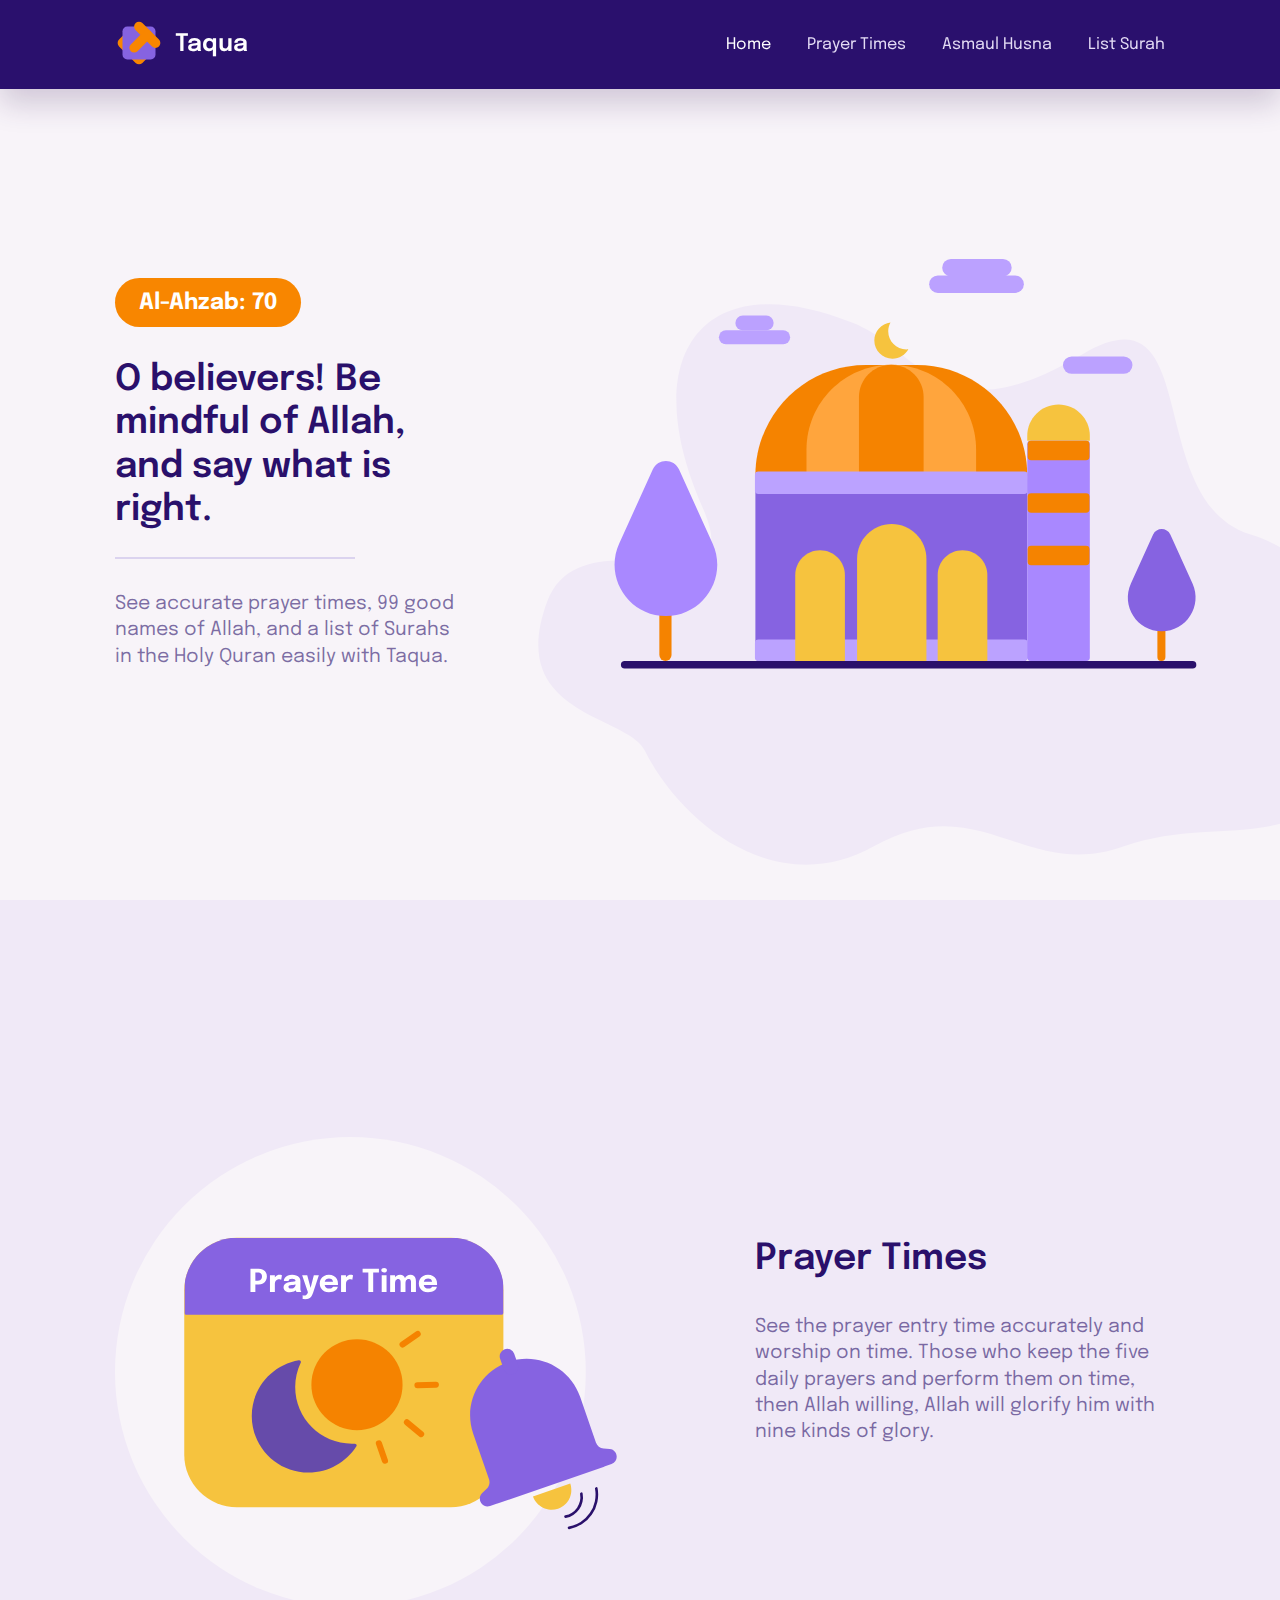
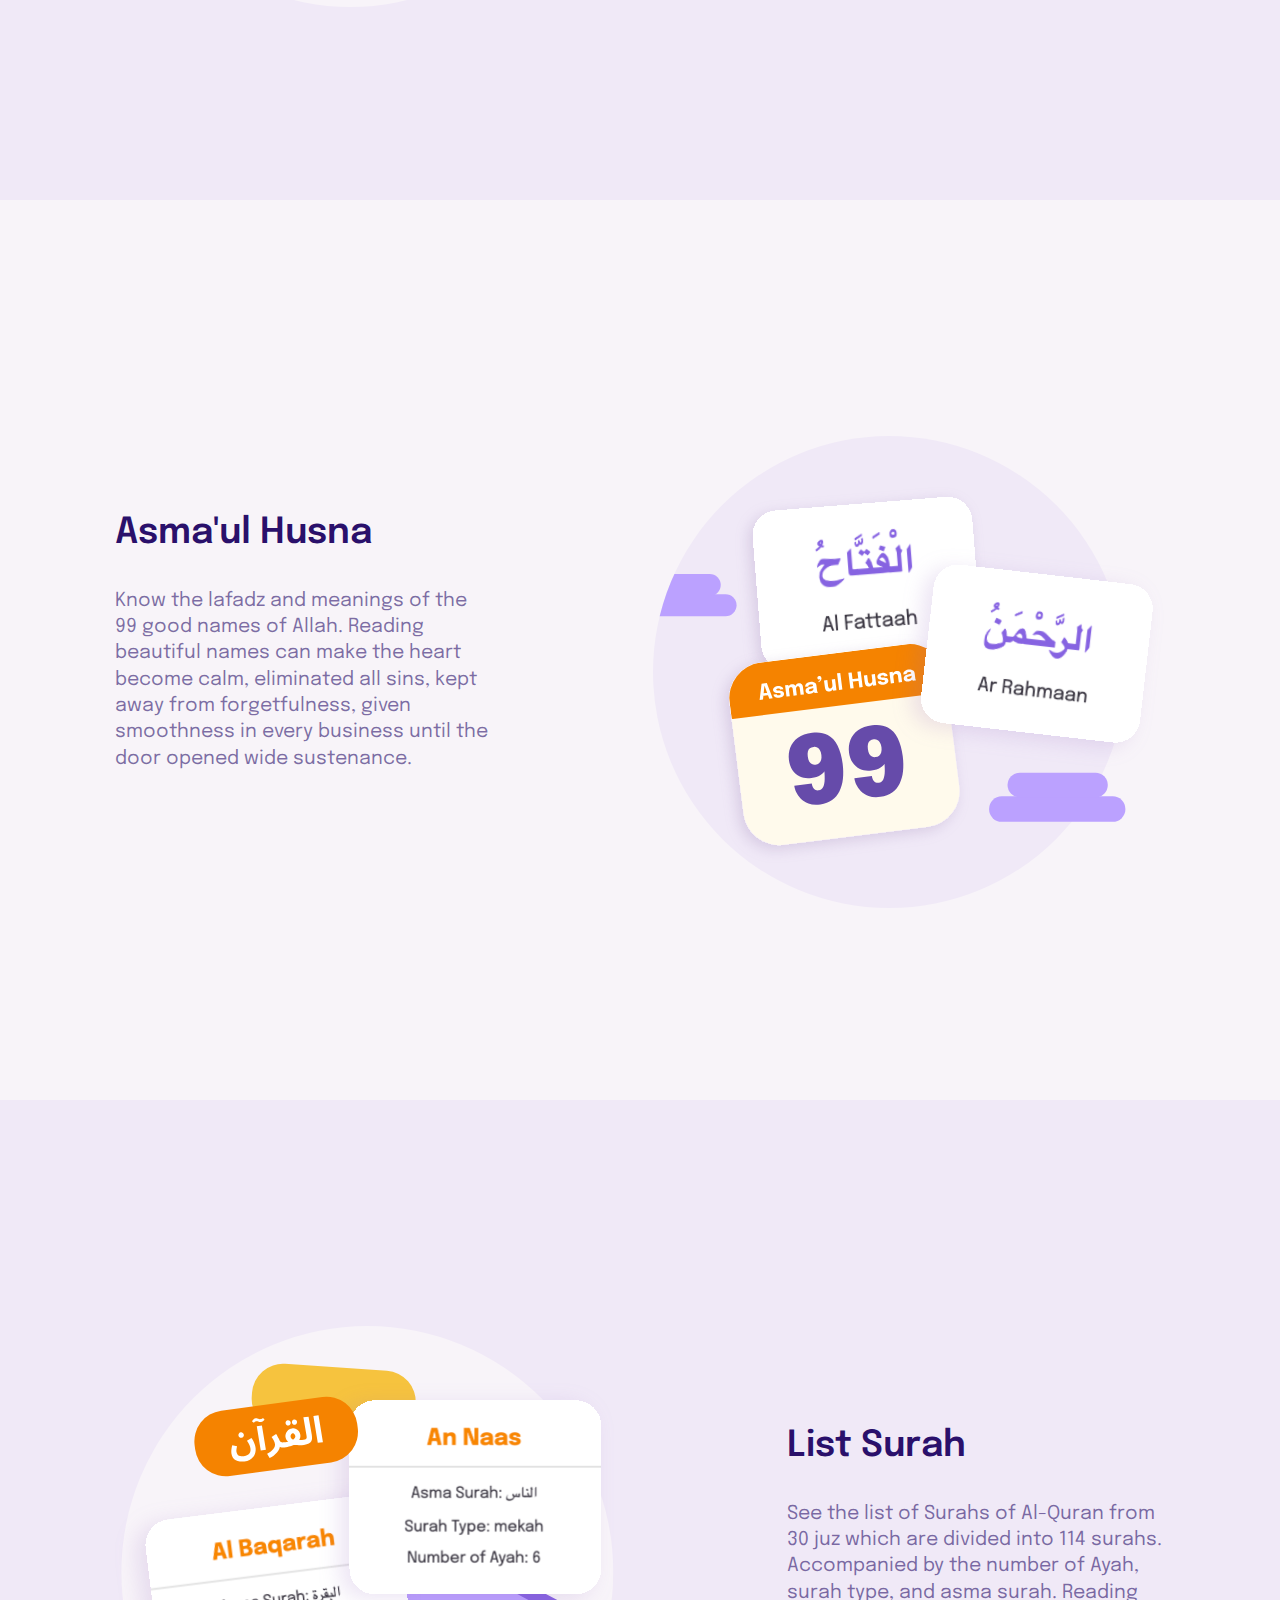
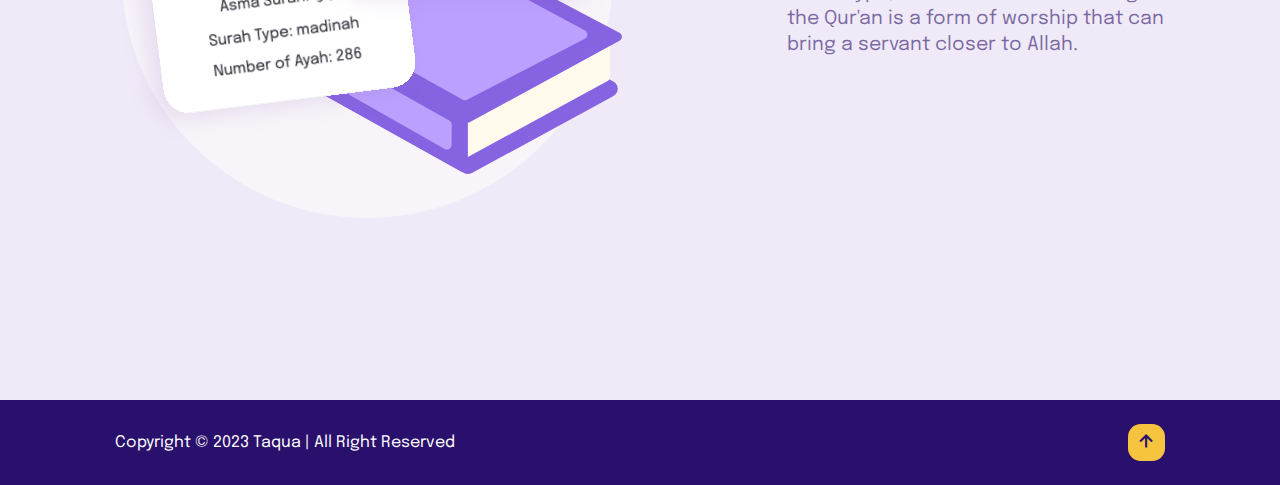
<file: index.html>
<!DOCTYPE html>
<html lang="en">
<head>
    <meta charset="UTF-8">
    <meta name="viewport" content="width=device-width, initial-scale=1.0">
    <link rel="stylesheet" href="css/myStyle.css">
    <link rel="shortcut icon" href="images/logo.svg" type="image/x-icon">

    <!-- boxicon -->
    <link href='https://unpkg.com/boxicons@2.1.4/css/boxicons.min.css' rel='stylesheet'>

    <title>Taqua</title>
</head>
<body>
    <header class="header">
        <div class="logo">
            <img src="images/logo.svg" class="logo-img">
            <a href="#home-section" class="logo-text">Taqua </a>
        </div>
        <i class='bx bx-menu'id="menu-icon"></i>
        <nav class="navbar">
            <a href="index.html"><span>Home</span></a>
            <a href="jadwal-shalat.html">Prayer Times</a>
            <a href="asmaul-husna.html">Asmaul Husna</a>
            <a href="list-surah.html">List Surah</a>
        </nav>
    </header>
    
    <section id="home-section">
        <div class="home-content">
            <div class="dalil-home">
                <h2 class="h2-dalil">Al-Ahzab: 70</h2>
            </div>
            <h1 class="h1-dash">O believers! Be mindful of Allah, and say what is right.</h1>
            <hr class="hr-dash">
            <p class="p-dash">See accurate prayer times, 99 good names of Allah, and a list of Surahs in the Holy Quran easily with Taqua.</p>
        </div>
        <div class="home-img">
            <img src="images/img-dash.svg" alt="Taqua" class="img-full">
            <img src="images/img-dash-mobile.svg" alt="Taqua" class="img-mobile">
        </div>
    </section>

    <section id="jadwal-dash">
        <div class="jadwal-img">
            <img src="images/img-jadwal.svg" alt="Prayer Times">
        </div>

        <div class="jadwal-content">
            <h1 class="h1-dash">Prayer Times</h1>
            <p class="p-dash">See the prayer entry time accurately and worship on time. Those who keep the five daily prayers and perform them on time, then Allah willing, Allah will glorify him with nine kinds of glory.</p>
        </div>
    </section>
    
    <section id="asmaul-dash">
        <div class="asmaul-content">
            <h1 class="h1-dash">Asma'ul Husna</h1>
            <p class="p-dash">Know the lafadz and meanings of the 99 good names of Allah. Reading beautiful names can make the heart become calm, eliminated all sins, kept away from forgetfulness, given smoothness in every business until the door opened wide sustenance.</p>
        </div>
        <div class="asmaul-img">
            <img src="images/img-asmaul.svg" alt="Asma'ul Husna">
        </div>
    </section>
    
    <section id="surah-dash">
        <div class="surah-img">
            <img src="images/img-surah.svg" alt="Asma'ul Husna">
        </div>
        <div class="surah-content">
            <h1 class="h1-dash">List Surah</h1>
            <p class="p-dash">See the list of Surahs of Al-Quran from 30 juz which are divided into 114 surahs. Accompanied by the number of Ayah, surah type, and asma surah. Reading the Qur'an is a form of worship that can bring a servant closer to Allah.</p>
        </div>
    </section>

    <footer class="footer" >
        <div class="footer-text">
            <p>Copyright &copy; 2023 Taqua | All Right Reserved</p>
        </div>
        <div class="footer-iconTop">
            <a href="#home-section"><i class='bx bx-up-arrow-alt'></i></a>
        </div>
    
    </footer>

    <script>
        let menuIcon = document.querySelector('#menu-icon')
        let navbar = document.querySelector('.navbar')

        menuIcon.onclick = () => {
            menuIcon.classList.toggle('bx-x')
            navbar.classList.toggle('active')
        }

        window.onscroll = () => {
            menuIcon.classList.remove('bx-x')
            navbar.classList.remove('active')
        }
    </script>

</body>
</html>
</file>
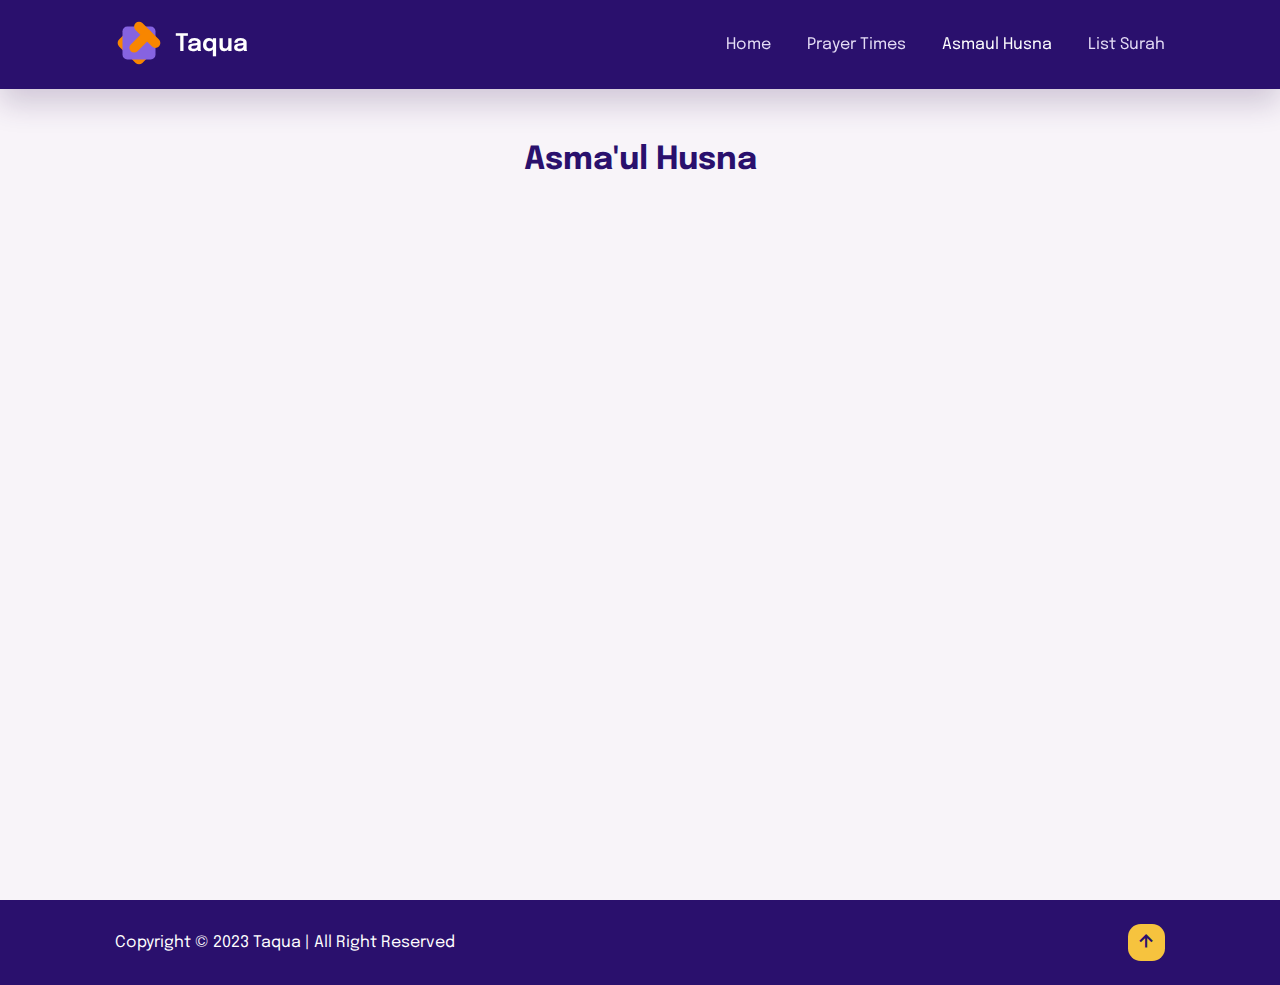
<file: asmaul-husna.html>
<!DOCTYPE html>
<html lang="en">
<head>
    <meta charset="UTF-8">
    <meta name="viewport" content="width=device-width, initial-scale=1.0">
    <link rel="stylesheet" href="css/myStyle.css">
    <link rel="shortcut icon" href="images/logo.svg" type="image/x-icon">

    <!-- boxicon -->
    <link href='https://unpkg.com/boxicons@2.1.4/css/boxicons.min.css' rel='stylesheet'>

    <title>Asmaul Husna</title>
</head>
<body>
    <header class="header">
        <div class="logo">
            <img src="images/logo.svg" class="logo-img">
            <a href="index.html" class="logo-text">Taqua</a>
        </div>
        <i class='bx bx-menu'id="menu-icon"></i>
        <nav class="navbar">
            <a href="index.html">Home</a>
            <a href="jadwal-shalat.html">Prayer Times</a>
            <a href="asmaul-husna.html"><span>Asmaul Husna</span></a>
            <a href="list-surah.html">List Surah</a>
        </nav>
    </header>
    <section id="section-asma">
        <h1>Asma'ul Husna</h1>
        <div id="result-asma"></div>
    </section>

    <footer class="footer" >
        <div class="footer-text">
            <p>Copyright &copy; 2023 Taqua | All Right Reserved</p>
        </div>
        <div class="footer-iconTop">
            <a href="#section-asma"><i class='bx bx-up-arrow-alt'></i></a>
        </div>
    
    </footer>

    <script>
        // asmaul husna
window.onload = function () {
    getDataAsma();
}

const asmaApi = `https://api.aladhan.com/v1/asmaAlHusna`
function getDataAsma() {
    fetch(asmaApi)
    .then(function (response) {
        //error dari server
        if (!response.ok) {
            throw new Error('Waduh! Gagal ambil data nih 🙀');
        }
        return response.json();
    })
    .then(function(asma) {
        displayDataAsma(asma);
    })
    .catch(function(error) {
        console.log('Terjadi kesalahan', error);
    })
}

function displayDataAsma(asma) {
    var resultDiv = document.getElementById("result-asma");
    resultDiv.innerHTML = '';

    asma.data.forEach(function(asmaa) {

        var asmaulDiv = document.createElement('div');
        asmaulDiv.className = 'container-asmaul';

        var asmaDiv = document.createElement('div');
        asmaDiv.classList.add('asma');
        asmaDiv.className = 'container-asma';

        var namaAsmaul = document.createElement('h1');
        namaAsmaul.textContent = asmaa.name; 
        namaAsmaul.className = 'namaAsmaul'
        
        var transAsmaul = document.createElement('p');
        transAsmaul.textContent = asmaa.transliteration; 
        transAsmaul.className = 'transAsmaul'

        
        asmaDiv.appendChild(namaAsmaul);
        asmaDiv.appendChild(transAsmaul);
        resultDiv.appendChild(asmaDiv);
    })
}

//menu-icon
        let menuIcon = document.querySelector('#menu-icon')
        let navbar = document.querySelector('.navbar')

        menuIcon.onclick = () => {
            menuIcon.classList.toggle('bx-x')
            navbar.classList.toggle('active')
        }

        window.onscroll = () => {
            menuIcon.classList.remove('bx-x')
            navbar.classList.remove('active')
        }
        
    </script>
    
</body>
</html>
</file>
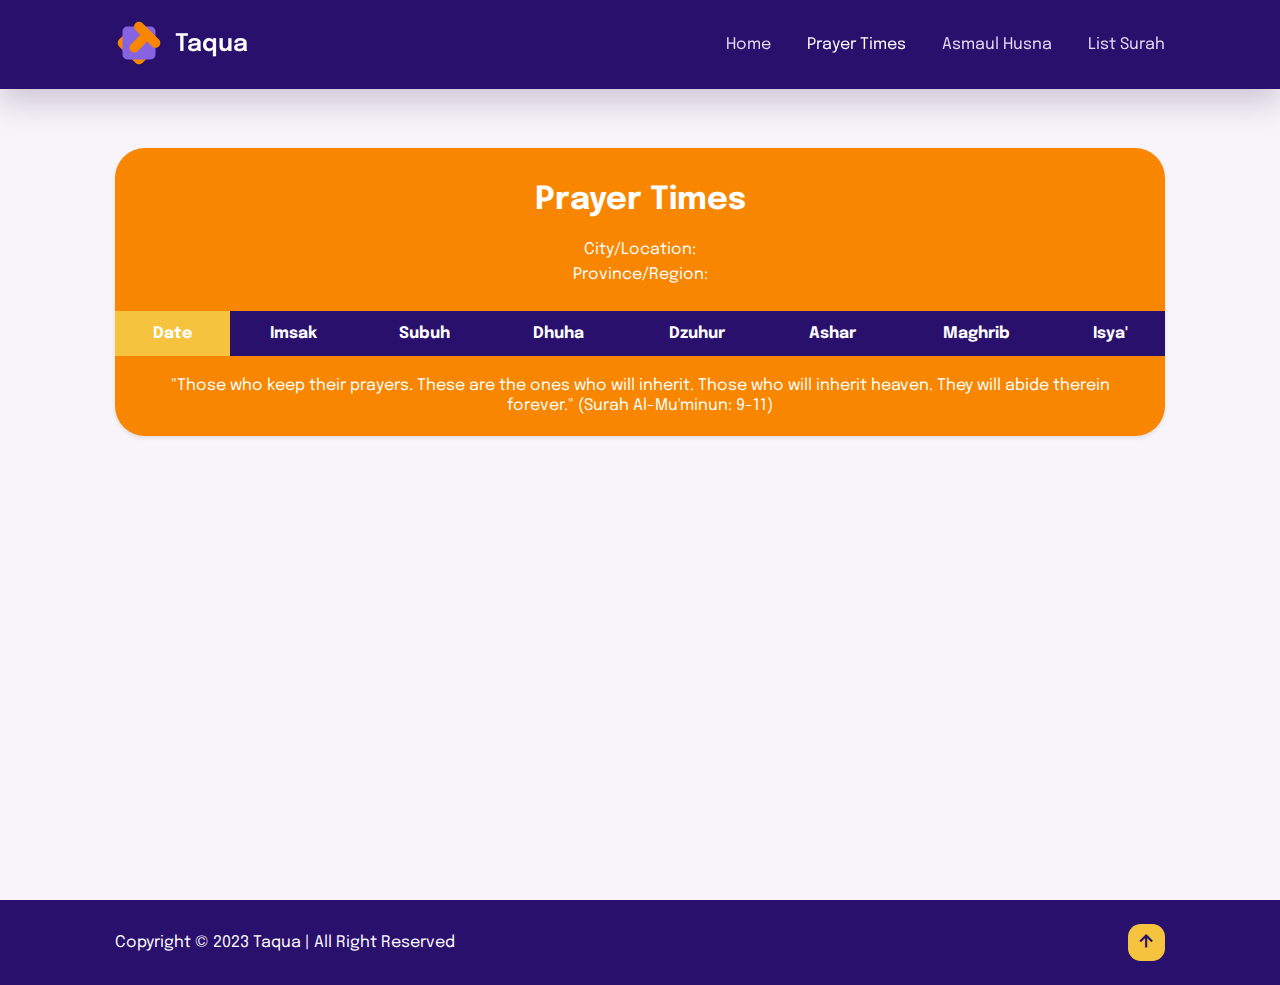
<file: jadwal-shalat.html>
<!DOCTYPE html>
<html lang="en">
<head>
    <meta charset="UTF-8">
    <meta name="viewport" content="width=device-width, initial-scale=1.0">
    <link rel="stylesheet" href="css/myStyle.css">
    <link rel="shortcut icon" href="images/logo.svg" type="image/x-icon">

    <!-- boxicon -->
    <link href='https://unpkg.com/boxicons@2.1.4/css/boxicons.min.css' rel='stylesheet'>

    <title>Jadwal Shalat</title>
</head>
<body>
    <header class="header">
        <div class="logo">
            <img src="images/logo.svg" class="logo-img">
            <a href="index.html" class="logo-text">Taqua </a>
        </div>
        <i class='bx bx-menu'id="menu-icon"></i>
        <nav class="navbar">
            <a href="index.html">Home</a>
            <a href="index.html"><span>Prayer Times</span></a>
            <a href="asmaul-husna.html">Asmaul Husna</a>
            <a href="list-surah.html">List Surah</a>
        </nav>
    </header>
    <section id="section-shalat">
        <div class="container-shalat">
            <div class="card">
                <div class="card-header">
                    <h3>Prayer Times</h3>
                    <p class="pjadwal">City/Location: <strong id="city"></strong></p>
                    <p class="pjadwal">Province/Region: <strong id="prov"></strong></p>
                </div>
                <div class="card-body">
                    <div class="table-responsive">
                        <table class="table">
                            <thead class="table-primary">
                                <tr>
                                    <th>Date</th>
                                    <th>Imsak</th>
                                    <th>Subuh</th>
                                    <th>Dhuha</th>
                                    <th>Dzuhur</th>
                                    <th>Ashar</th>
                                    <th>Maghrib</th>
                                    <th>Isya'</th>
                                </tr>
                            </thead>
                            <tbody id="list-jadwal">

                            </tbody>
                        </table>
                    </div>
                </div>
                <div class="card-footer">
                    <p>"Those who keep their prayers. These are the ones who will inherit. Those who will inherit heaven. They will abide therein forever."

                        (Surah Al-Mu'minun: 9-11)</p>
                </div>
            </div>
        </div>
    </section>

    <footer class="footer" >
        <div class="footer-text">
            <p>Copyright &copy; 2023 Taqua | All Right Reserved</p>
        </div>
        <div class="footer-iconTop">
            <a href="#section-shalat"><i class='bx bx-up-arrow-alt'></i></a>
        </div>
    
    </footer>

    <script>
        const city = 1222;
        const date = new Date();
        const dd = String(date.getDate()).padStart(2, '0');
        const mm = String(date.getMonth() + 1).padStart(2, '0');
        const yyyy = date.getFullYear();
        const now = yyyy + '-' + mm + '-' + dd;
        
        const jadwalApi = `https://api.myquran.com/v2/sholat/jadwal/${city}/${yyyy}/${mm}`;

        fetch(jadwalApi)
        .then(function(response){
            if (!response.ok){
                throw new Error("Ada yang salah nih!");
            } return response.json();
        })
        .then((data) => {
            const jadwal = data.data;
            const list = jadwal.jadwal;
            const listJadwal = document.getElementById("list-jadwal");
            const kota = document.getElementById("city");
            const prov = document.getElementById("prov");

            kota.innerHTML = jadwal.lokasi;
            prov.innerHTML = jadwal.daerah;

            list.forEach((el) => {
                const tr = document.createElement('tr');
                if(el.date === now){
                    tr.classList.add('table-primary')
                }

                //tanggal
                const dd = document.createElement('td');
                dd.innerText = el.tanggal;
                
                //imsak
                const imsak = document.createElement('td');
                imsak.innerText = el.imsak;
                
                //subuh
                const subuh = document.createElement('td');
                subuh.innerText = el.subuh;
                
                //dhuha
                const dhuha = document.createElement('td');
                dhuha.innerText = el.dhuha;
                
                //dzuhur
                const dzuhur = document.createElement('td');
                dzuhur.innerText = el.dzuhur;
                
                //ashar
                const ashar = document.createElement('td');
                ashar.innerText = el.ashar;
                
                //maghrib
                const maghrib = document.createElement('td');
                maghrib.innerText = el.maghrib;
                
                //isya
                const isya = document.createElement('td');
                isya.innerText = el.isya;

                listJadwal.appendChild(tr);
                tr.appendChild(dd);
                tr.appendChild(imsak);
                tr.appendChild(subuh);
                tr.appendChild(dhuha);
                tr.appendChild(dzuhur);
                tr.appendChild(ashar);
                tr.appendChild(maghrib);
                tr.appendChild(isya);
            })
        })

        //menu-icon
        let menuIcon = document.querySelector('#menu-icon')
        let navbar = document.querySelector('.navbar')

        menuIcon.onclick = () => {
            menuIcon.classList.toggle('bx-x')
            navbar.classList.toggle('active')
        }

        window.onscroll = () => {
            menuIcon.classList.remove('bx-x')
            navbar.classList.remove('active')
        }
    </script>
    
</body>
</html>

<!-- 
    max: 1200px
         911px
         768px
         617px -->
</file>
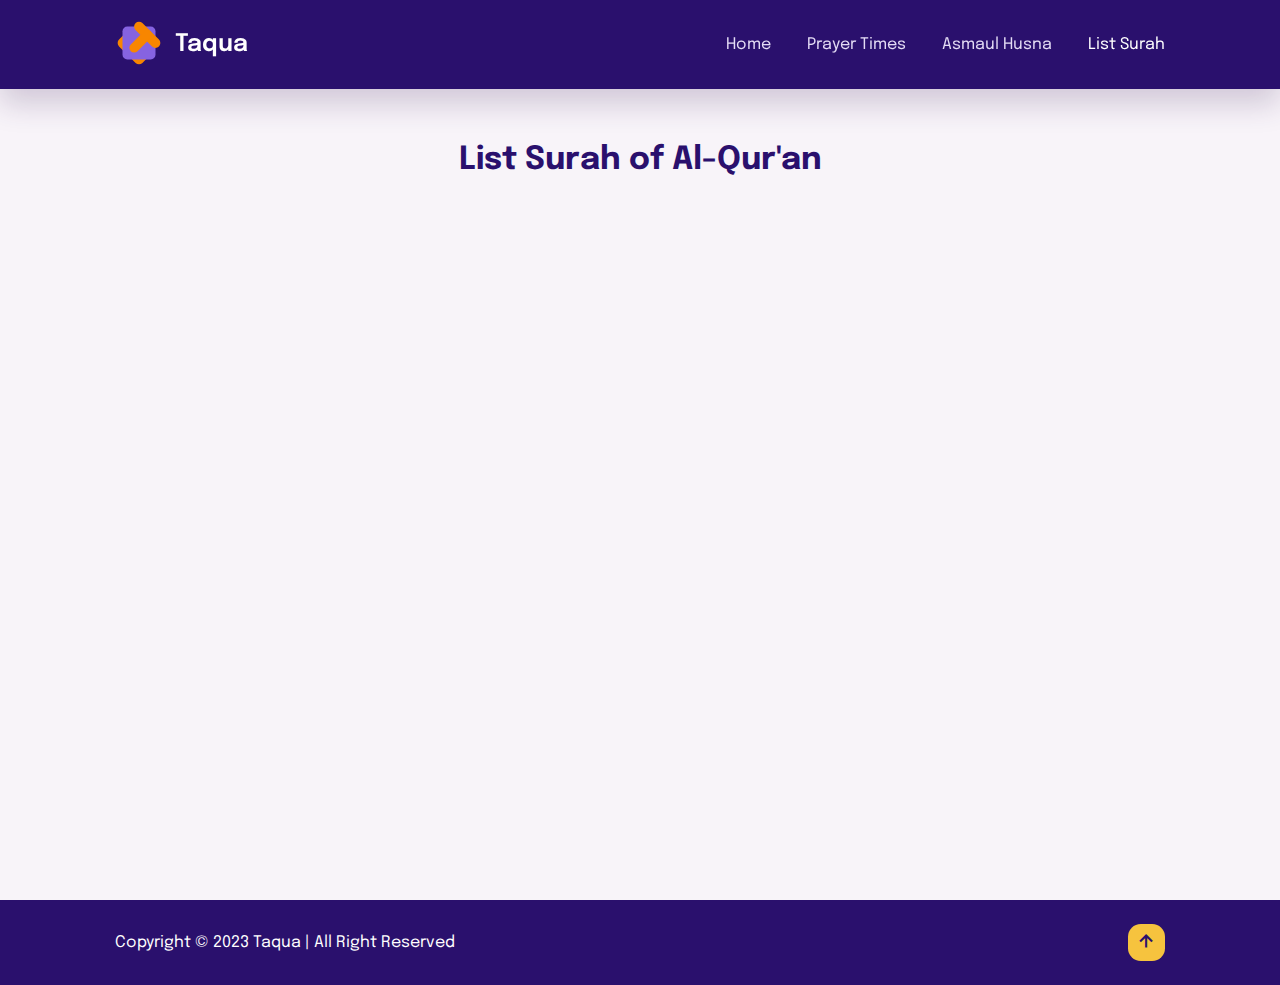
<file: list-surah.html>
<!DOCTYPE html>
<html lang="en">
<head>
    <meta charset="UTF-8">
    <meta name="viewport" content="width=device-width, initial-scale=1.0">
    <link rel="stylesheet" href="css/myStyle.css">
    <link rel="shortcut icon" href="images/logo.svg" type="image/x-icon">

    <!-- boxicon -->
    <link href='https://unpkg.com/boxicons@2.1.4/css/boxicons.min.css' rel='stylesheet'>

    <title>Daftar Surah</title>
</head>
<body>
    <header class="header">
        <div class="logo">
            <img src="images/logo.svg" class="logo-img">
            <a href="index.html" class="logo-text">Taqua </a>
        </div>
        <i class='bx bx-menu'id="menu-icon"></i>
        <nav class="navbar">
            <a href="index.html">Home</a>
            <a href="jadwal-shalat.html">Prayer Times</a>
            <a href="asmaul-husna.html">Asmaul Husna</a>
            <a href="list-surah.html"><span>List Surah</span></a>
        </nav>
    </header>
    <section id="section-surah">
        <h1>List Surah of Al-Qur'an</h1>
        <div id="result-surah"></div>
    </section>

    <footer class="footer" >
        <div class="footer-text">
            <p>Copyright &copy; 2023 Taqua | All Right Reserved</p>
        </div>
        <div class="footer-iconTop">
            <a href="#section-surah"><i class='bx bx-up-arrow-alt'></i></a>
        </div>
    
    </footer>

    <script>
        // list surah
window.onload = function () {
    getDataSurah();
}

const surahApi = `https://api.banghasan.com/quran/format/json/surat`
function getDataSurah() {
    fetch(surahApi)
    .then(function (response) {
        //error dari server
        if (!response.ok) {
            throw new Error('Waduh! Gagal ambil data nih 🙀');
        }
        return response.json();
    })
    .then(function(data) {
        displayData(data);
    })
    .catch(function(error) {
        console.log('Terjadi kesalahan', error);
    })
}

function displayData(data) {
    var resultDiv = document.getElementById("result-surah");
    resultDiv.innerHTML = '';
    data.hasil.forEach(function(surat) {
        var suratDiv = document.createElement('div');
        suratDiv.classList.add('surah');
        suratDiv.className = 'container-surah';


        var namaSurah = document.createElement('h2');
        namaSurah.textContent = surat.nama; 
        namaSurah.className = 'namaSurat'

        var hr = document.createElement('hr');
        hr.className='hr';
        
        var asmaSurah = document.createElement("p");
        asmaSurah.textContent = "Asma Surah: " + surat.asma;
        asmaSurah.className = 'asmaSurat'
       
        var typeSurah = document.createElement("p");
        typeSurah.textContent = "Surah Type: " + surat.type;
        typeSurah.className = 'typeSurat'

        var ayatSurah = document.createElement("p");
        ayatSurah.textContent = "Number of Ayah: " + surat.ayat;
        ayatSurah.className = 'ayatSurat'


        suratDiv.appendChild(namaSurah);
        suratDiv.appendChild(hr);
        suratDiv.appendChild(asmaSurah);
        suratDiv.appendChild(typeSurah);
        suratDiv.appendChild(ayatSurah);

        resultDiv.appendChild(suratDiv);
    })
}

//menu-icon
        let menuIcon = document.querySelector('#menu-icon')
        let navbar = document.querySelector('.navbar')

        menuIcon.onclick = () => {
            menuIcon.classList.toggle('bx-x')
            navbar.classList.toggle('active')
        }

        window.onscroll = () => {
            menuIcon.classList.remove('bx-x')
            navbar.classList.remove('active')
        }
    </script>

    
</body>
</html>
</file>
<file: css/myStyle.css>
@import url('https://fonts.googleapis.com/css2?family=Epilogue:ital,wght@0,100;0,200;0,300;0,400;0,500;0,600;0,700;0,800;0,900;1,100;1,200;1,300;1,400;1,500;1,600;1,700;1,800;1,900&display=swap');

* {
    margin: 0;
    padding: 0;
    box-sizing: border-box;
    text-decoration: none;
    border: none;
    outline: none;
    scroll-behavior: smooth;
    font-family: 'Epilogue', sans-serif;
    
}

:root {
    --bg-color: #f8f4f9;
    --second-bg-color: #F0E9F7;
    --text-color: #2A106D;
    --black-color: #393541;
    --light-purple-color: #bca9ea;
    --purple-color: #8663E1;
    --main-color: #2A106D;
    --second-color: #F88600;
    --yellow-color: #F6C33E;
}

section {
    background: var(--bg-color);
    min-height: 100vh;
}

.header {
    position: fixed;
    /* melekat di atas dan kiri */
    top: 0;
    left: 0;
    width: 100%;
    padding: 2rem 9%;
    background: var(--main-color);
    display: flex;
    justify-content: space-between;
    align-items: center;
    box-shadow: 0 15px 30px rgba(54, 25, 84, 0.2);
    /* ngatur jadi lapisan paling atas */
    z-index: 100;
}
span{
    color: white;
}
#menu-icon {
    font-size: 2.5rem;
    color: white;
    display: none;
}

.logo-img{
    height: 3rem;
    margin: -1rem .5rem -1rem 0;
}
.logo-text {
    font-size: 1.5rem;
    color: white;
    font-weight: 600;
    cursor: default;
}
.navbar {
    margin-left: 3rem;
}
.navbar a {
    font-size: 1rem;
    color: #e4dcf5;
    margin-left: 2rem;
    transition: .5s ease;
}
.navbar a:hover {
    color: var(--light-purple-color);
}
/* Home */
#home-section {
    padding: 8rem 0 0 9%;
    text-align: left;
    display: flex;
    gap: 5rem;
    justify-content: center;
    align-items: center;
}

.dalil-home{
    background: var(--second-color);
    border-radius: 30px;
    padding: .8rem 1.5rem;
    margin-bottom: 2rem;
    width: fit-content;
}
.h2-dalil{
    font-size: 1.4rem;
    color: white;
}
.h1-dash{
    color: #2A106B;
    font-size: 2.25rem;
    font-weight: 600;
    line-height: 121.5%;
    margin-bottom: 1.5rem;
}
.hr-dash{
    border: 1px solid #dbd3ef;
    width: 15rem;
}
.p-dash{
    color: rgba(42, 16, 107, 0.60);
    font-size: 1.2rem;
    font-weight: 400;
    line-height: 137.5%;
    margin-bottom: 5rem;
    margin-top: 2rem;
}
.home-img {
    display: flex;
    position: relative;
    margin-bottom: -6rem;
}
.img-full {
    width: 58vw;
    display:block;
}
.img-mobile{
   display:none;
}

/* Jadwal Dashboard */
#jadwal-dash {
    padding: 8rem 9% 5rem;
    text-align: left;
    background: var(--second-bg-color);
    display: flex;
    justify-content: center;
    align-items: center;
    gap: 8rem;
}
.jadwal-img img{
    width: 40vw;
}

/* Asmaul Dashboard */
#asmaul-dash {
    padding: 8rem 9% 5rem;
    text-align: left;
    display: flex;
    justify-content: center;
    align-items: center;
    gap: 10rem;
}
.asmaul-img img{
    width: 40vw;
}

/* Surah Dashboard */
#surah-dash {
    padding: 8rem 9% 5rem;
    text-align: left;
    display: flex;
    justify-content: center;
    align-items: center;
    background: var(--second-bg-color);
    gap: 10rem;
}
.surah-img img{
    width: 40vw;
}

/* Jadwal Shalat */
#section-shalat {
    padding: 8rem 9% 5rem;
    text-align: center;
}
h3{
    margin-top: 1rem;
    margin-bottom: 1.5rem;
    font-size: 2rem;
    color: white;
}
.pjadwal{
    color: white;
    margin: .5rem;
}
.container-shalat{
    margin-top: 20px;
}
.card-header{
    background: var(--second-color);
    border-radius: 30px 30px 0 0;
    color: white;
    text-align: center;
    padding: 20px;
}

.card{
    border-radius: 30px;
    box-shadow: 0 2px 4px rgba(0, 0, 0, 0.1);
}
.table{
    width: 100%;
    border-collapse: collapse;
}
.table tbody tr:nth-child(even) {
    background: #f0ecf4;
  }
.table tbody tr:nth-child(odd) {
    background: rgb(251, 249, 249);
  }
.table th,
.table td{
    text-align: center;
    padding: 15px;
    line-height: 15px;
    color: var(--text-color);
}


thead tr th:first-child{
    background: var(--yellow-color);
}
tbody tr td:first-child{
    background: #fff5dd;
}
.table-primary td:first-child{
    font-weight: bold;
    background: var(--main-color);
    color: white;
}

.table tbody tr:hover {
    background: #e9e4ed;
}

.table-primary  th{
    background: var(--main-color);
    color: white;
}
.table-primary td{
    font-weight: bold;
    background: var(--main-color);
    color: white;
}

.card-footer {
    background: var(--second-color);
    border-radius: 0 0 30px 30px;
    color: white;
    text-align: center;
    padding: 20px 5%;
    line-height: 20px;
}


/* Asmaul Husna */
#section-asma {
    padding: 8rem 5% 5rem;
    text-align: center;
}
#result-asma{
    display: grid;
    grid-template-columns: repeat(5, 1fr);
    align-items: center;
    gap: 1.5rem;
}

.container-asma{
    width: 15rem;
    height: 14rem;
    margin: auto auto 10px auto;
    border-radius: 20px;
    box-shadow: 0 15px 30px rgba(43, 2, 109, 0.086);
    border: none;
    background-color: white;
    padding: 25px;
    display: grid;
    align-items: center;
    transition: .5s ease;
    
}
.container-asma:hover{
    transform: scale(1.05);
}
.namaAsmaul{
    color: var(--purple-color);
    margin-bottom: .1rem;
    display: block;
    align-items: center;
}
.transAsmaul{
    display: block;
    align-items: center;
}

/* List Surah */
#section-surah {
    padding: 8rem 9% 5rem;
    text-align: center;
}
h1{
    margin-top: 1rem;
    font-size: 2rem;
    margin-bottom: 3rem;
    color: var(--text-color);
    
}
#result-surah{
    display: grid;
    grid-template-columns: repeat(3, 1fr);
    align-items: center;
    gap: 1.5rem;
}
.container-surah{
    width: 24rem;
    margin: auto auto 10px auto;
    border-radius: 20px;
    box-shadow: 0 15px 30px rgba(43, 2, 109, 0.086);
    border: none;
    background-color: white;
    padding: 15px ;
    transition: .5s ease;
    
}
.container-surah:hover{
    transform: scale(1.05);
}

.namaSurat{
    color: var(--second-color);
    padding: 1rem;
}
.ayatSurat, 
.typeSurat,
.asmaSurat,
.transAsmaul{
    margin: 1rem;
    color: var(--black-color);
}

.hr{
    border: 1px solid #e2e2e2;
}

/* Footer */
.footer {
    display: flex;
    justify-content: space-between;
    align-items: center;
    flex-wrap: wrap;
    padding: 1.5rem 9%;
    background: var(--main-color);
}

.footer-text {
    font-size: 1rem;
    color: white;
}

.footer-iconTop a{
    display: inline-flex;
    justify-content: center; /*horizontal*/
    align-items: center; /*vertikal*/
    background: var(--yellow-color);
    padding: .4rem;
    border-radius: .8rem;
    transition: .5s ease;
}

.footer-iconTop a:hover {
    box-shadow: 0 0 1rem var(--light-purple-color);

}

.footer-iconTop a i {
    font-size: 1.5rem;
    color: var(--main-color);
}


/* BREAK POINT */
@media (max-width:1200px) {
    html {
        font-size: 100%;
    }
    .home-img {
        display: flex;
        position: relative;
    }
    .img-full {
        width: 60vw;
    }
    #result-asma{
        grid-template-columns: repeat(4, 1fr);
    }
    .container-surah{
        width: 20rem;
    }
}

@media (max-width:911px) {
    html {
        font-size: 80%;
    }
    .header {
        padding: 2rem 5%;
    }
    section {
        padding: 8rem 3% 2rem;
    }
    #jadwal-dash,
    #asmaul-dash,
    #surah-dash{
        gap: 5rem;
    }
    .jadwal-img img,
    .asmaul-img img,
    .surah-img img{
        width: 45vw;
    }
    .container-surah{
        width: 18rem;
    }
    .footer {
        padding: 2rem 5%;
    }
}

@media (max-width:768px) {
    #menu-icon {
        display: block;
        margin-top: 1rem;
    }
    .navbar {
        position: absolute;
        top: 100%;
        left: 0;
        width: 90%;
        padding: 1rem 3%;
        background: var(--purple-color);
        border-top: .1rem solid rgba(0,0,0,0.2);
        box-shadow: 0 .5rem 1rem rgba(0,0,0,0.2);
        display: none;
    }
    .navbar.active{
        display: block;
    }
    .navbar a{
        display: block;
        font-size: 1.5rem;
        margin: 3rem 0;
    }
    .hr-dash{
        width: 25rem;
    }
    #result-surah{
        grid-template-columns: repeat(2, 1fr);
    }
    .container-surah{
        width: 24rem;
    }
    
    #home-section {
        margin-top: 8rem;
        flex-direction: column;
        padding: 8rem 9% 0 ;
    }
    .home-content h1 {
        font-size: 3.5rem;
    }
    
    .home-content .p-dash {
        font-size: 1.5rem;
    }
    
    .img-full{
        display:none;
    }
    .img-mobile{
        width: 90vw;
        display:block;
    }
    #section-asma{
        padding: 12rem 9% 5rem ;
    }
    #result-asma{
        grid-template-columns: repeat(3, 1fr);
    }
    #section-shalat{
        padding: 10rem 9% 5rem ;
    }
    #section-surah{
        padding: 12rem 9% 5rem ;
    }
    .footer-text {
        font-size: 1.2rem;
        color: white;
    }
}

@media (max-width: 617px) {
    html {
        font-size: 80%;
    }
    #section-shalat{
        padding: 10rem 5% 5rem ;
    }
    #jadwal-dash,
    #asmaul-dash,
    #surah-dash{
        flex-direction: column-reverse;
        gap: 1rem;
    }
    .jadwal-img img,
    .asmaul-img img,
    .surah-img img{
        width: 60vw;
    }

    #section-shalat{
        font-size: 85%;
    }

    .card-footer{
        line-height: 15px;
        font-size: .8rem;
    }
    #result-asma{
        grid-template-columns: repeat(2, 1fr);
    }
    .container-asma{
        width: 18rem;
        height: 12rem;
    }
    .container-surah{
        width: 18rem;
    }
}
@media (max-width: 450px) {
    html {
        font-size: 75%;
    }
    
    .footer {
        flex-direction: column-reverse;
    }

    .footer p{
        text-align: center;
        margin-top: 2rem;

    }
    #section-shalat{
        font-size: 96%;
    }
    .table th,
    .table td{
    text-align: center;
    padding: 8px 5px;
    }
    tbody tr td:first-child{
        width: 85px;
    }
    .container-asma{
        width: 15rem;
        height: 15rem;
    }
    .container-surah{
        width: 15rem;
    }
    .card-footer{
        line-height: 15px;
        font-size: 1rem;
    }
}
</file>
